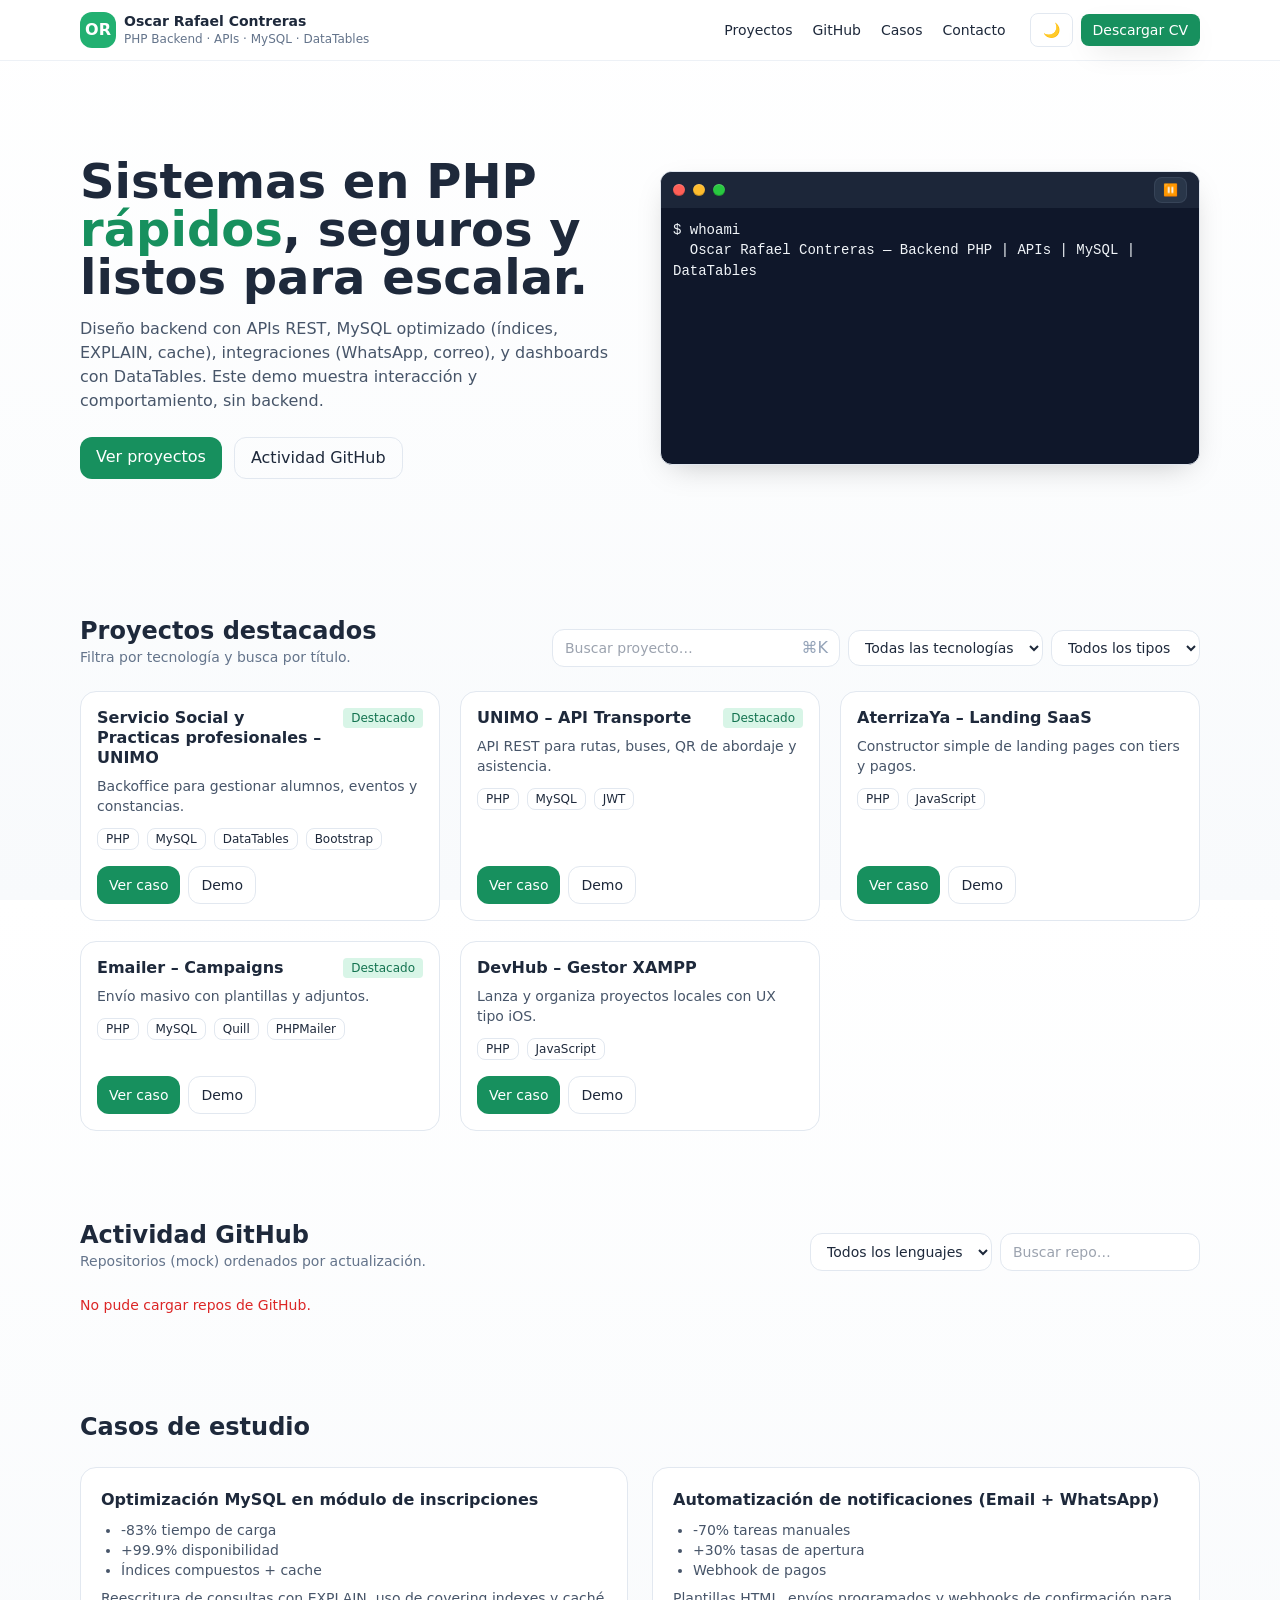
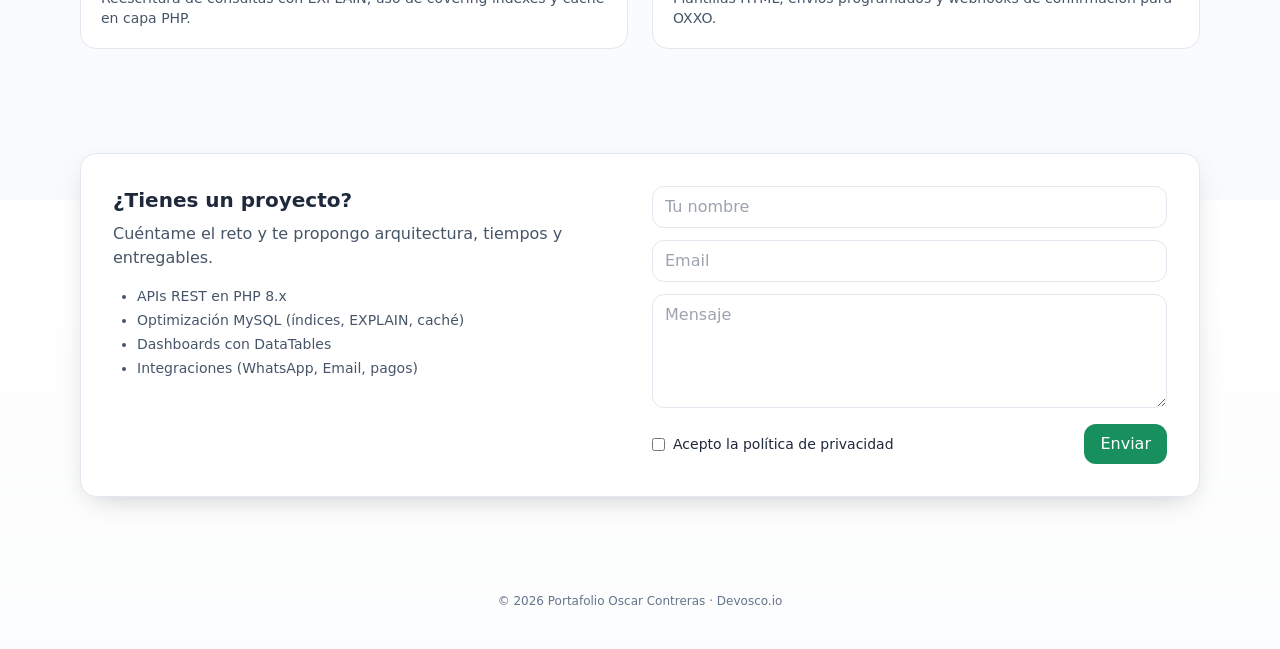
<file: index.html>
<!DOCTYPE html>
<html lang="es" class="h-full">

<head>
  <meta charset="utf-8" />
  <meta name="viewport" content="width=device-width, initial-scale=1" />
  <title>Portafolio – Demo (Tailwind + JS)</title>

  <!-- 1) Aplicar tema lo antes posible para evitar FOUC -->
  <meta name="color-scheme" content="light dark">
  <script>
    (function () {
      try {
        const ls = localStorage.getItem('theme');
        const prefersDark = window.matchMedia('(prefers-color-scheme: dark)').matches;
        const isDark = ls ? (ls === 'dark') : prefersDark;
        const root = document.documentElement;
        root.classList.toggle('dark', isDark);

        // Mantener los estilos nativos consistentes (scrollbars, inputs)
        var meta = document.querySelector('meta[name="color-scheme"]');
        if (!meta) {
          meta = document.createElement('meta');
          meta.setAttribute('name', 'color-scheme');
          document.head.appendChild(meta);
        }
        meta.setAttribute('content', isDark ? 'dark light' : 'light dark');
      } catch (e) { }
    })();
  </script>

  <!-- 2) Tailwind CDN Descargado -->
  <script src="public/js/utils/tailwind-3.4.17.js"></script>
  <script>
    tailwind.config = {
      darkMode: 'class',
      theme: {
        extend: {
          colors: {
            brand: {
              50: '#effbf5', 100: '#d8f5e7', 200: '#b2ebcf', 300: '#86ddb4', 400: '#47c989',
              500: '#22b071', 600: '#17905e', 700: '#137350', 800: '#115c41', 900: '#0e4a36'
            }
          },
          boxShadow: { soft: '0 10px 30px -12px rgba(0,0,0,0.25)' }
        }
      }
    }
  </script>

  <link rel="stylesheet" href="public/css/styles.css">
</head>

<body
  class="h-full bg-gradient-to-b from-white to-slate-50 text-slate-800 dark:bg-slate-900 dark:from-slate-900 dark:to-slate-950 dark:text-slate-100">

  <!-- Header -->
  <header
    class="sticky top-0 z-30 bg-white/80 dark:bg-slate-900/70 glass border-b border-slate-200/60 dark:border-slate-700/60">
    <div class="max-w-6xl mx-auto px-4 py-3 flex items-center gap-3">
      <div class="flex items-center gap-2">
        <div class="w-9 h-9 rounded-xl bg-brand-500 text-white grid place-items-center font-bold">OR</div>
        <div class="text-sm leading-tight">
          <div class="font-semibold" id="profileName">Oscar Rafael Contreras</div>
          <div class="text-xs text-slate-500 dark:text-slate-400" id="profileBio">PHP Backend · APIs · MySQL ·
            DataTables</div>
        </div>
      </div>
      <nav class="ml-auto hidden md:flex items-center gap-5 text-sm">
        <a href="#proyectos" class="hover:text-brand-600">Proyectos</a>
        <a href="#github" class="hover:text-brand-600">GitHub</a>
        <a href="#casos" class="hover:text-brand-600">Casos</a>
        <a href="#contacto" class="hover:text-brand-600">Contacto</a>
      </nav>
      <div class="ml-3 flex items-center gap-2">
        <button id="themeBtn"
          class="smooth px-3 py-1.5 rounded-lg border text-sm border-slate-200 dark:border-slate-700 hover:bg-slate-50 dark:hover:bg-slate-800"
          title="Alternar tema">🌙</button>
        <a href="#" id="cvBtn"
          class="px-3 py-1.5 rounded-lg bg-brand-600 text-white text-sm shadow-soft hover:bg-brand-700">Descargar CV</a>
      </div>
    </div>
  </header>

  <!-- Hero -->
  <section class="relative overflow-hidden">
    <div class="max-w-6xl mx-auto px-4 py-16 md:py-24 grid md:grid-cols-2 items-center gap-10">
      <div>
        <h1 class="text-3xl md:text-5xl font-extrabold leading-tight">
          Sistemas en PHP <span class="text-brand-600">rápidos</span>, seguros y listos para escalar.
        </h1>
        <p class="mt-4 text-slate-600 dark:text-slate-300 max-w-prose">
          Diseño backend con APIs REST, MySQL optimizado (índices, EXPLAIN, cache), integraciones (WhatsApp, correo),
          y dashboards con DataTables. Este demo muestra interacción y comportamiento, sin backend.
        </p>
        <div class="mt-6 flex flex-wrap gap-3">
          <a href="#proyectos" class="px-4 py-2 rounded-xl bg-brand-600 text-white hover:bg-brand-700">Ver proyectos</a>
          <a href="#github"
            class="px-4 py-2 rounded-xl border border-slate-200 dark:border-slate-700 hover:bg-slate-50 dark:hover:bg-slate-800">Actividad
            GitHub</a>
        </div>
        <!-- <div class="mt-6 text-xs text-slate-500">Todos los datos son reales.</div> -->
      </div>
      <div class="rounded-xl border border-slate-200 dark:border-slate-700 shadow-soft overflow-hidden bg-slate-900">
        <!-- Barra estilo mac -->
        <div class="flex items-center h-9 px-3 gap-3 bg-slate-800/90 dark:bg-slate-800">
          <div class="flex items-center gap-2">
            <span class="mac-dot inline-block rounded-full w-3 h-3 bg-[#ff5f57]" aria-hidden="true"></span>
            <span class="mac-dot inline-block rounded-full w-3 h-3 bg-[#febc2e]" aria-hidden="true"></span>
            <span class="mac-dot inline-block rounded-full w-3 h-3 bg-[#28c840]" aria-hidden="true"></span>
          </div>

          <div class="ml-auto">
            <button id="terminalToggle"
              class="px-2 py-1 rounded-lg text-xs border border-slate-600/50 bg-slate-700/60 text-slate-100 hover:bg-slate-700">
              ⏸
            </button>
          </div>
        </div>

        <!-- Contenido de la terminal -->
        <div id="terminal" class="text-slate-100 text-sm p-3 font-mono overflow-auto h-64"></div>
      </div>
    </div>
  </section>

  <!-- Filtros + Proyectos -->
  <section id="proyectos" class="max-w-6xl mx-auto px-4 py-10">
    <div class="flex flex-col md:flex-row md:items-end gap-4 md:gap-6">
      <div class="flex-1">
        <h2 class="text-2xl font-bold">Proyectos destacados</h2>
        <p class="text-sm text-slate-500">Filtra por tecnología y busca por título.</p>
      </div>
      <div class="flex flex-wrap gap-2 items-center">
        <div class="relative">
          <input id="searchInput"
            class="w-60 md:w-72 rounded-xl border border-slate-200 dark:border-slate-700 bg-white dark:bg-slate-800 px-3 py-2 text-sm"
            placeholder="Buscar proyecto…" />
          <span class="absolute right-3 top-1/2 -translate-y-1/2 text-slate-400">⌘K</span>
        </div>
        <select id="techFilter"
          class="rounded-xl border border-slate-200 dark:border-slate-700 bg-white dark:bg-slate-800 px-3 py-2 text-sm">
          <option value="">Todas las tecnologías</option>
          <option>PHP</option>
          <option>Laravel</option>
          <option>MySQL</option>
          <option>JavaScript</option>
          <option>DataTables</option>
        </select>
        <select id="typeFilter"
          class="rounded-xl border border-slate-200 dark:border-slate-700 bg-white dark:bg-slate-800 px-3 py-2 text-sm">
          <option value="">Todos los tipos</option>
          <option>API</option>
          <option>Dashboard</option>
          <option>Sitio</option>
        </select>
      </div>
    </div>
    <div id="projectsGrid" class="mt-6 grid sm:grid-cols-2 lg:grid-cols-3 gap-5"></div>
  </section>

  <!-- GitHub (mock) -->
  <section id="github" class="max-w-6xl mx-auto px-4 py-12">
    <div class="flex items-end justify-between gap-4 flex-wrap">
      <div>
        <h2 class="text-2xl font-bold">Actividad GitHub</h2>
        <p class="text-sm text-slate-500">Repositorios (mock) ordenados por actualización.</p>
      </div>
      <div class="flex gap-2">
        <select id="langFilter"
          class="rounded-xl border border-slate-200 dark:border-slate-700 bg-white dark:bg-slate-800 px-3 py-2 text-sm">
          <option value="">Todos los lenguajes</option>
          <option>PHP</option>
          <option>JavaScript</option>
          <option>HTML</option>
        </select>
        <input id="repoSearch" placeholder="Buscar repo…"
          class="rounded-xl border border-slate-200 dark:border-slate-700 bg-white dark:bg-slate-800 px-3 py-2 text-sm" />
      </div>
    </div>
    <div id="reposGrid" class="mt-6 grid sm:grid-cols-2 lg:grid-cols-3 gap-5"></div>
  </section>

  <!-- Casos -->
  <section id="casos" class="max-w-6xl mx-auto px-4 py-12">
    <h2 class="text-2xl font-bold">Casos de estudio</h2>
    <div class="mt-6 grid md:grid-cols-2 gap-6" id="casesGrid"></div>
  </section>

  <!-- Contacto -->
  <section id="contacto" class="max-w-6xl mx-auto px-4 py-14">
    <div
      class="rounded-2xl border border-slate-200 dark:border-slate-700 p-6 md:p-8 bg-white dark:bg-slate-800 shadow-soft">
      <div class="flex flex-col md:flex-row gap-6 items-start">
        <div class="md:w-1/2">
          <h3 class="text-xl font-semibold">¿Tienes un proyecto?</h3>
          <p class="text-slate-600 dark:text-slate-300 mt-2">Cuéntame el reto y te propongo arquitectura, tiempos y
            entregables.</p>
          <ul class="mt-4 text-sm list-disc pl-6 space-y-1 text-slate-600 dark:text-slate-300">
            <li>APIs REST en PHP 8.x</li>
            <li>Optimización MySQL (índices, EXPLAIN, caché)</li>
            <li>Dashboards con DataTables</li>
            <li>Integraciones (WhatsApp, Email, pagos)</li>
          </ul>
        </div>
        <form id="contactForm" class="md:w-1/2 grid gap-3">
          <input class="rounded-xl border border-slate-200 dark:border-slate-700 bg-white dark:bg-slate-900 px-3 py-2"
            placeholder="Tu nombre" required>
          <input type="email"
            class="rounded-xl border border-slate-200 dark:border-slate-700 bg-white dark:bg-slate-900 px-3 py-2"
            placeholder="Email" required>
          <textarea rows="4"
            class="rounded-xl border border-slate-200 dark:border-slate-700 bg-white dark:bg-slate-900 px-3 py-2"
            placeholder="Mensaje" required></textarea>
          <div class="flex items-center justify-between mt-1">
            <label class="text-sm flex items-center gap-2"><input type="checkbox" class="accent-brand-600" required>
              Acepto la política de privacidad</label>
            <button class="px-4 py-2 rounded-xl bg-brand-600 hover:bg-brand-700 text-white">Enviar</button>
          </div>
          <div id="contactToast" class="hidden text-sm text-green-600">¡Gracias! Te responderé a la brevedad.</div>
        </form>
      </div>
    </div>
  </section>

  <footer class="py-10 text-center text-xs text-slate-500">© <span id="year"></span> Portafolio Oscar Contreras ·
    Devosco.io</footer>

  <!-- Modal de proyecto -->
  <div id="projectModal" class="hidden fixed inset-0 z-50 grid place-items-center p-4">
    <div class="absolute inset-0 bg-black/50" data-modal-close></div>
    <div
      class="relative w-full max-w-2xl rounded-2xl bg-white dark:bg-slate-900 border border-slate-200 dark:border-slate-700 shadow-soft overflow-hidden">
      <div class="flex items-center justify-between p-4 border-b border-slate-200 dark:border-slate-700">
        <h3 id="modalTitle" class="text-lg font-semibold">Título</h3>
        <button class="p-1 rounded-lg hover:bg-slate-100 dark:hover:bg-slate-800" data-modal-close>✕</button>
      </div>
      <div class="p-4 grid gap-3">
        <p id="modalSummary" class="text-slate-600 dark:text-slate-300"></p>
        <div class="grid sm:grid-cols-2 gap-4">
          <div>
            <h4 class="font-semibold">Problema</h4>
            <p id="modalProblem" class="text-sm text-slate-600 dark:text-slate-300"></p>
          </div>
          <div>
            <h4 class="font-semibold">Solución</h4>
            <p id="modalSolution" class="text-sm text-slate-600 dark:text-slate-300"></p>
          </div>
        </div>
        <div>
          <h4 class="font-semibold">Impacto</h4>
          <p id="modalImpact" class="text-sm text-slate-600 dark:text-slate-300"></p>
        </div>
        <div id="modalBadges" class="flex flex-wrap gap-2"></div>
        <div class="flex gap-3 pt-2">
          <a id="modalDemo" href="#" target="_blank"
            class="px-3 py-2 rounded-lg bg-brand-600 text-white text-sm hover:bg-brand-700">Ver demo</a>
          <a id="modalCode" href="#" target="_blank"
            class="px-3 py-2 rounded-lg border border-slate-200 dark:border-slate-700 text-sm hover:bg-slate-50 dark:hover:bg-slate-800">Ver
            código</a>
        </div>
      </div>
    </div>
  </div>

  <!-- App -->
  <script type="module" src="public/js/main.js"></script>
</body>

</html>
</file>
<file: public/css/styles.css>
.card:hover {
    transform: translateY(-2px);
}

.smooth {
    transition: all .2s ease;
}

.glass {
    backdrop-filter: saturate(180%) blur(10px);
    background-color: rgba(255, 255, 255, .6);
}

.dark .glass {
    background-color: rgba(17, 24, 39, .5);
}

.typing-caret::after {
    content: "▌";
    animation: blink 1s steps(1, end) infinite;
}

@keyframes blink {
    50% {
        opacity: 0;
    }
}

/* en tu styles.css */
.typing-caret {
  display: inline-block;
  width: 0.6ch;
  border-right: 2px solid currentColor;
  animation: blink 1s steps(1) infinite;
}
@keyframes blink { 50% { border-color: transparent; } }

/* puntitos estilo mac: un poco de relieve */
.mac-dot {
  box-shadow:
    inset 0 -1px 0 rgba(0,0,0,.25),
    inset 0  1px 0 rgba(255,255,255,.18);
}
.mac-dot:hover { filter: brightness(1.05); }
</file>
